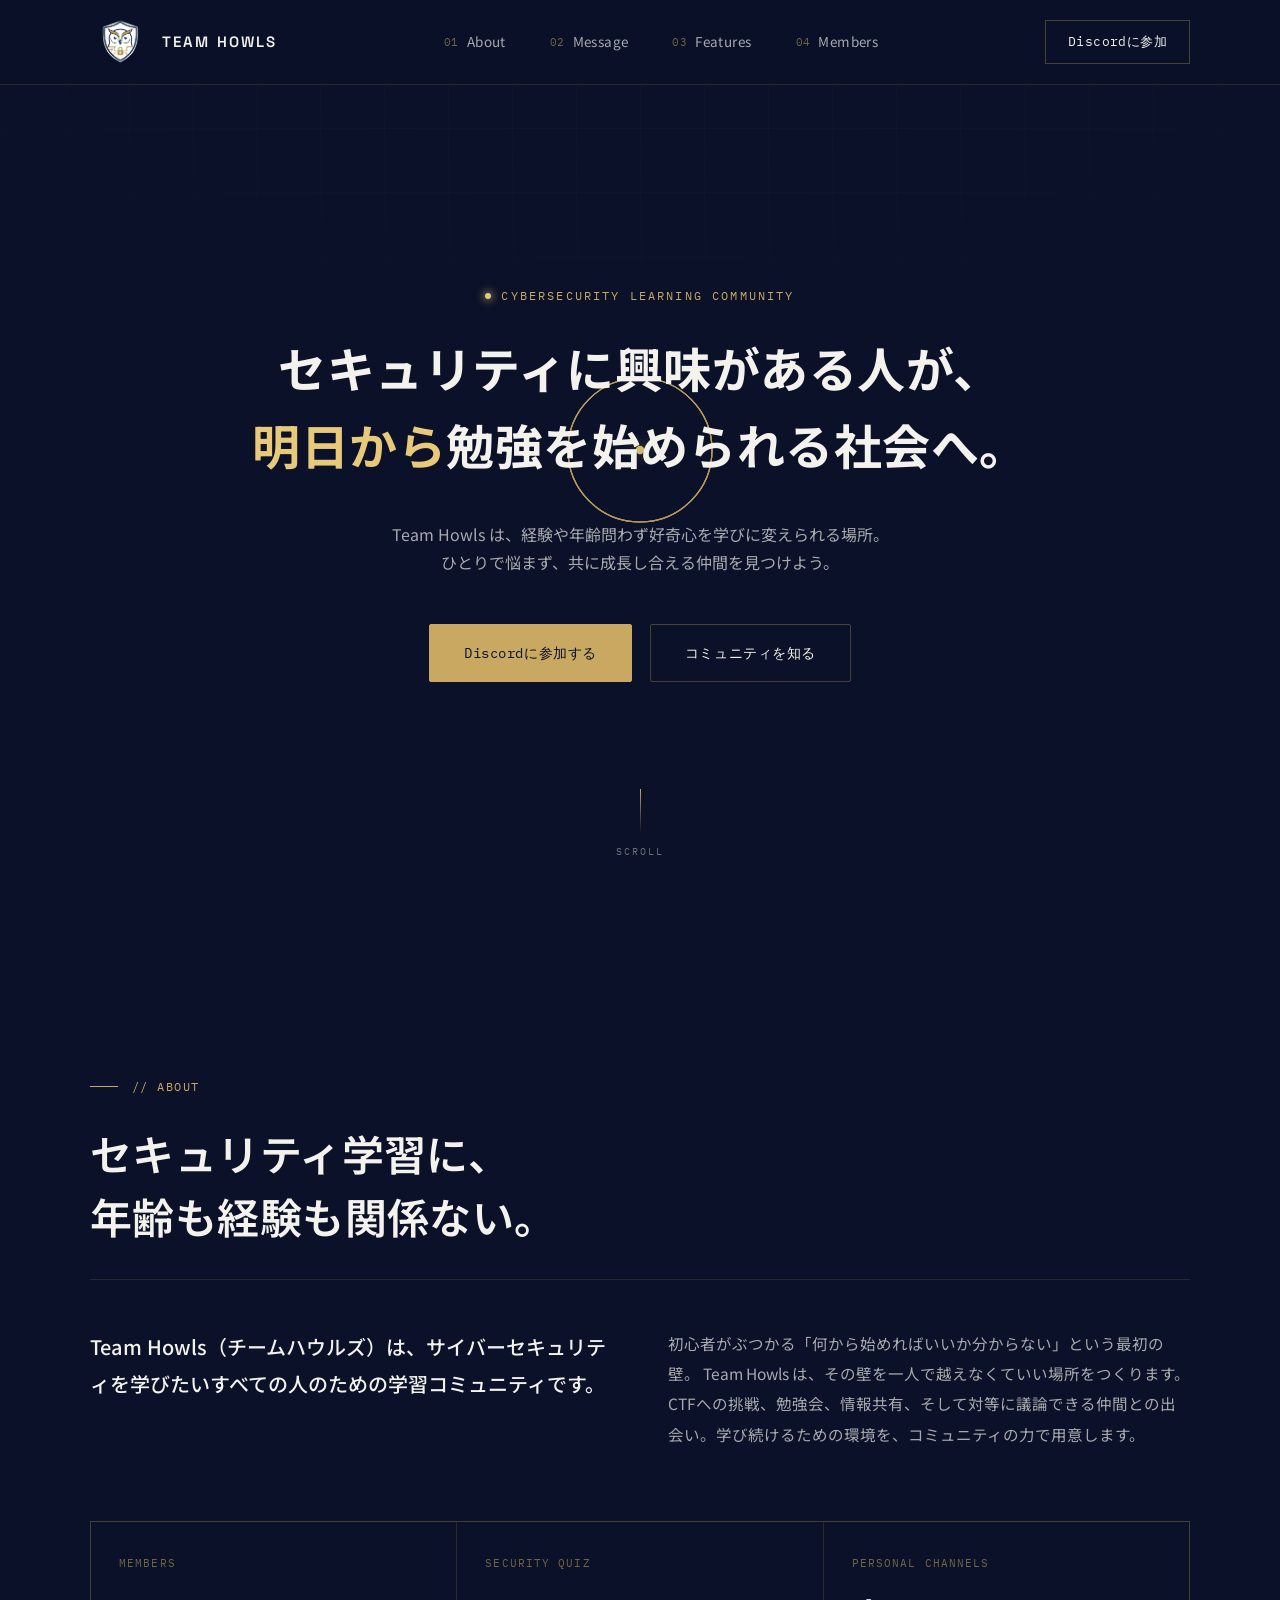
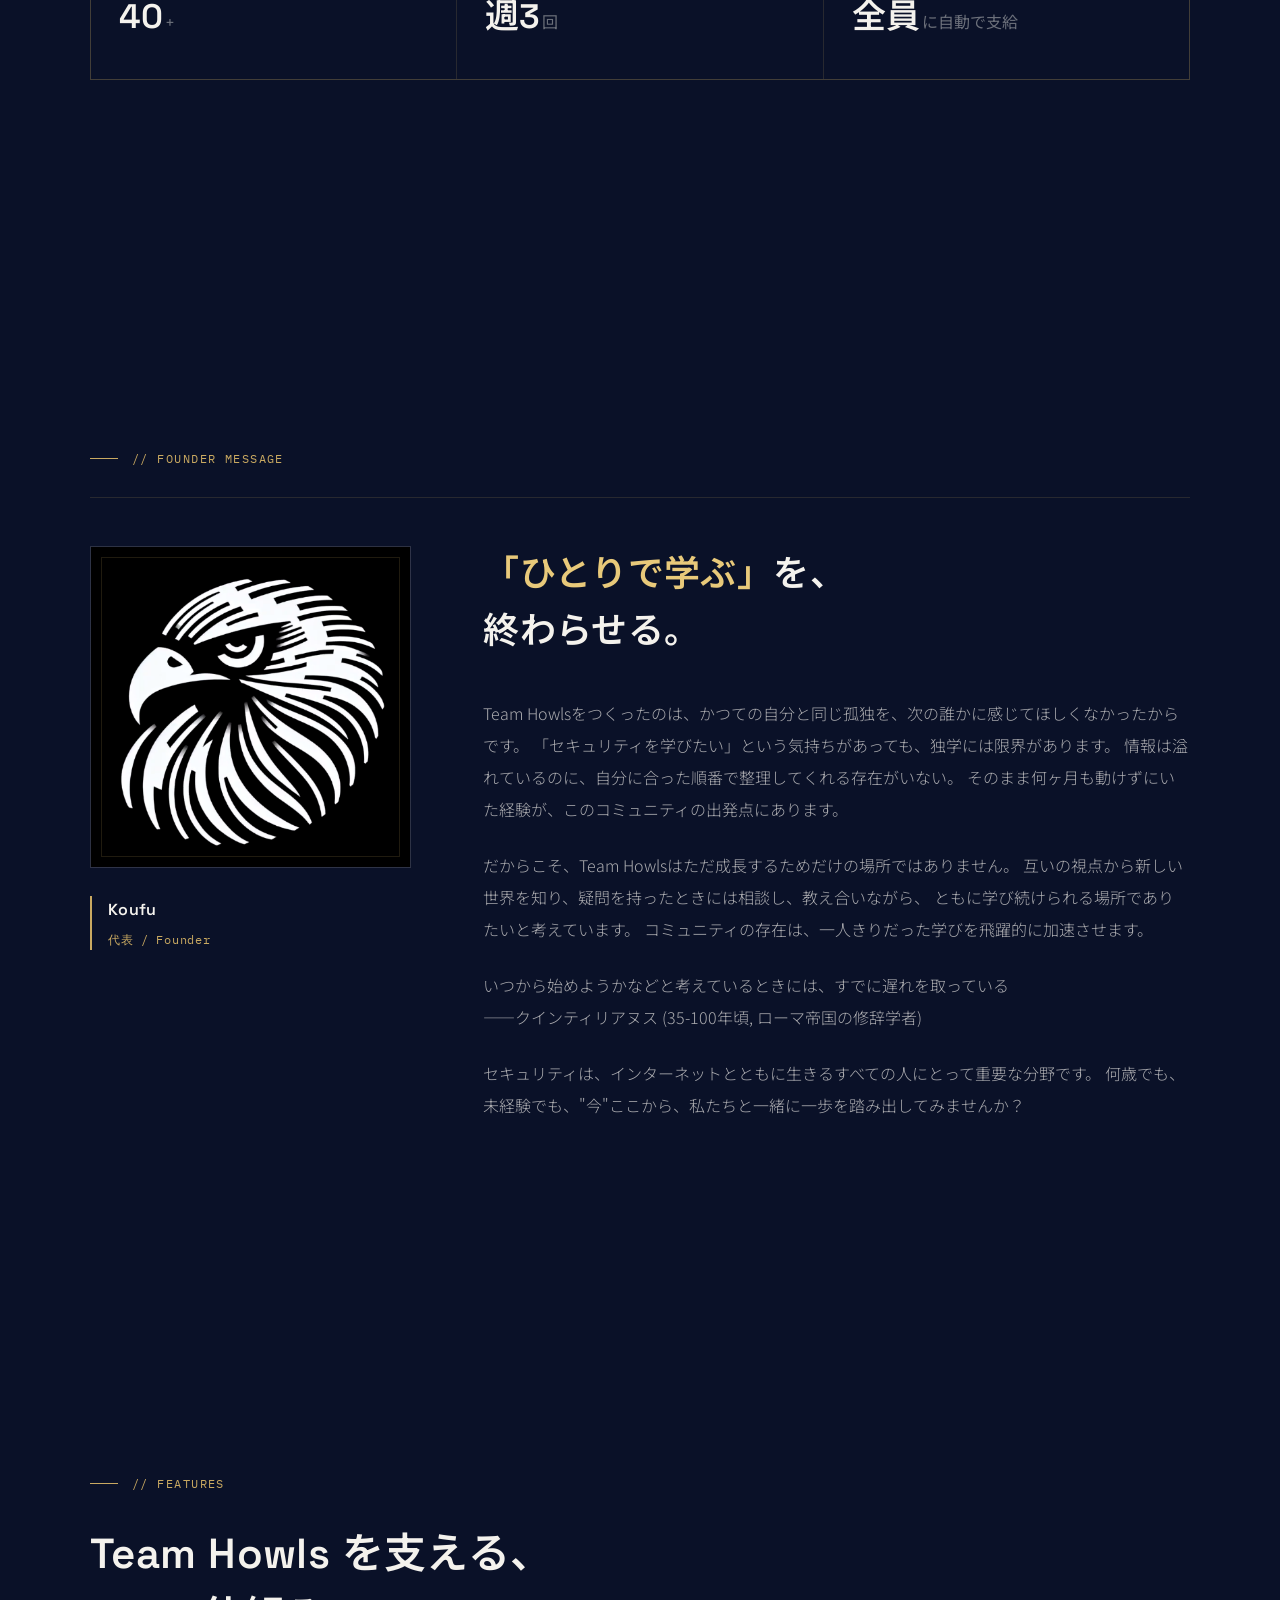
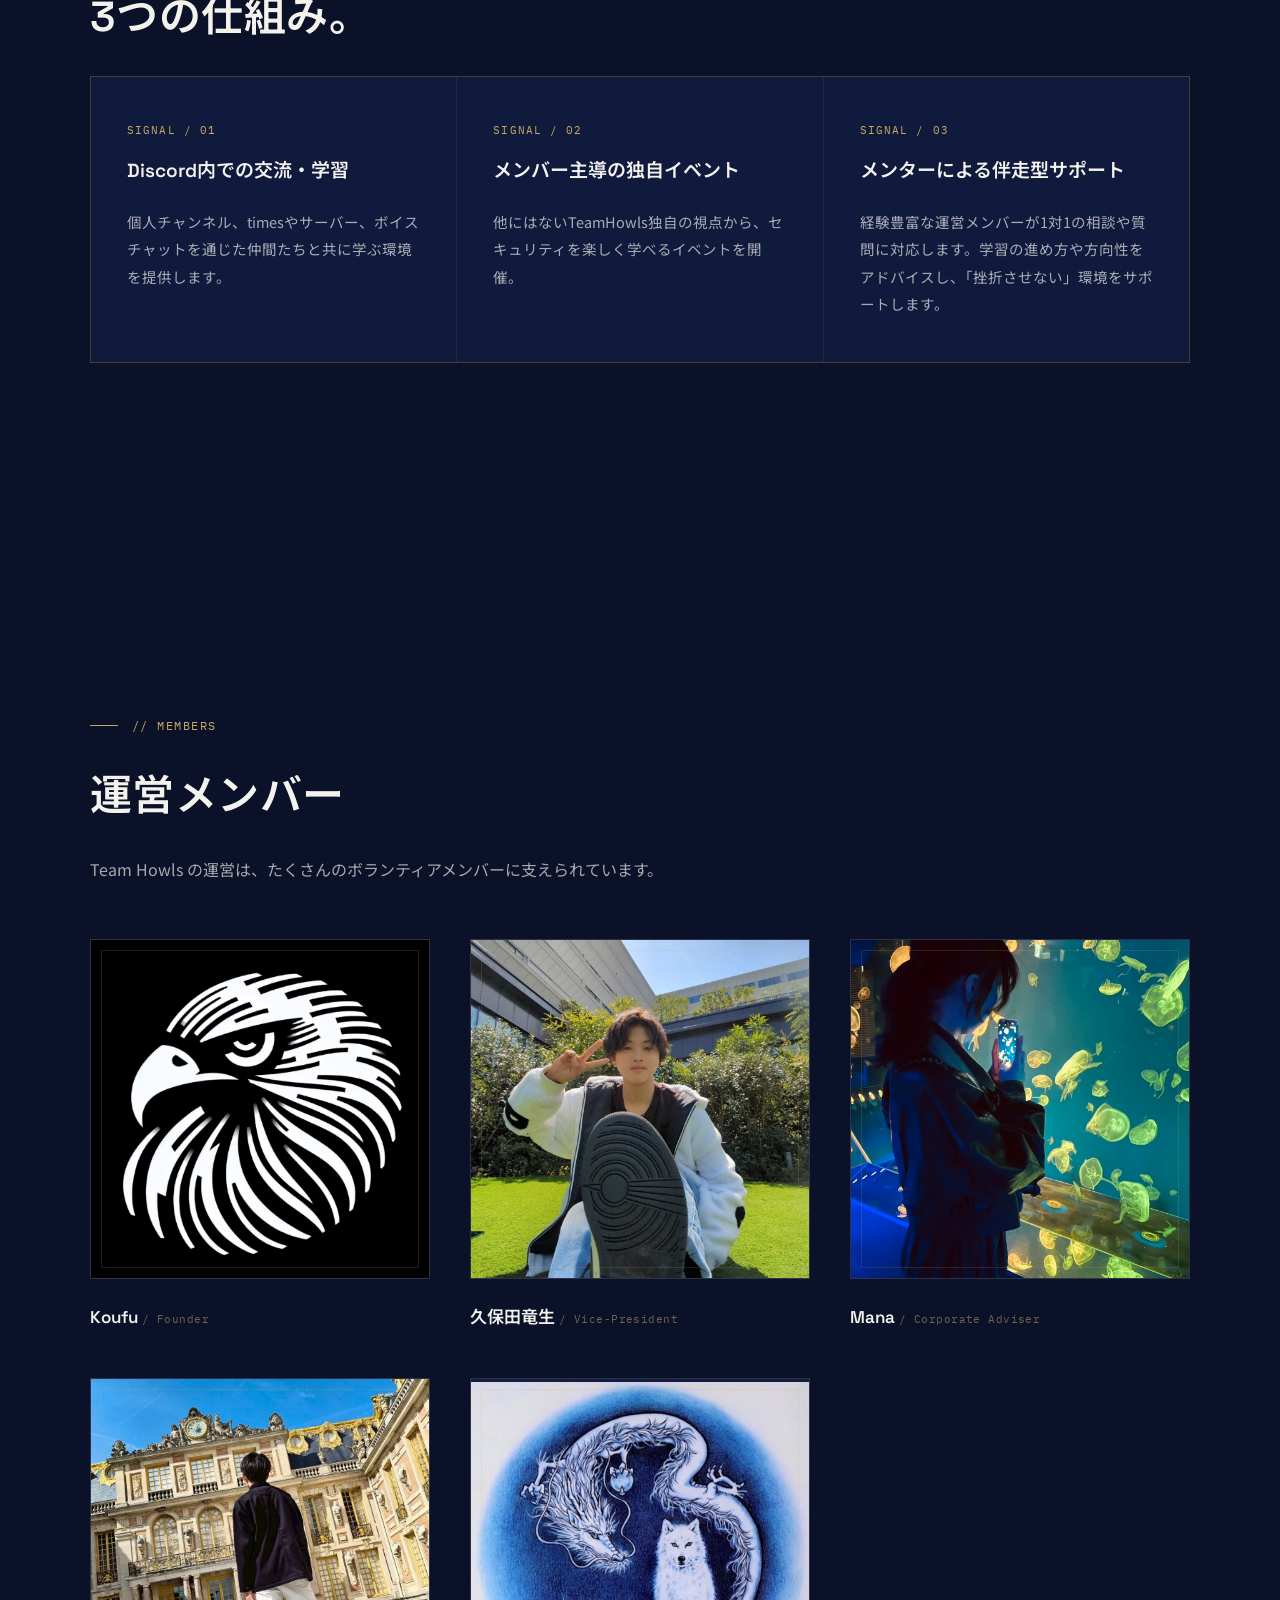
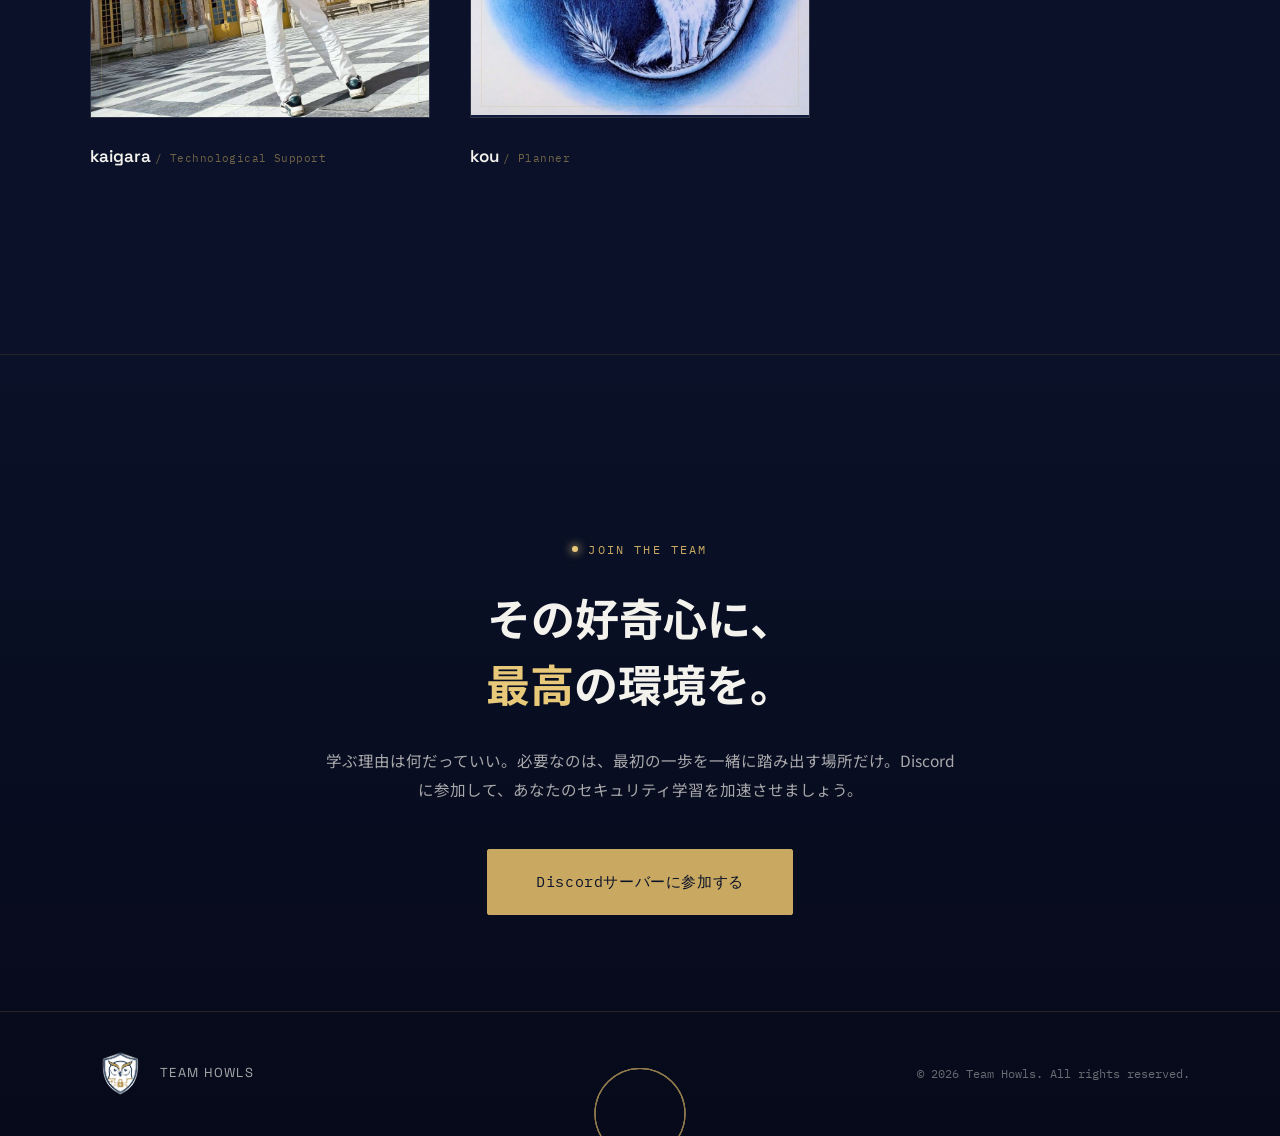
<file: index.html>
<!DOCTYPE html>
<html lang="ja">
  <head>
    <meta charset="UTF-8">
    <meta name="viewport" content="width=device-width, initial-scale=1.0">
    <title>Team Howls | サイバーセキュリティ学習コミュニティ</title>
    <link rel="preconnect" href="https://fonts.googleapis.com">
    <link rel="preconnect" href="https://fonts.gstatic.com" crossorigin>
    <link href="https://fonts.googleapis.com/css2?family=Space+Grotesk:wght@400;500;600;700&family=IBM+Plex+Mono:wght@400;500&family=Noto+Sans+JP:wght@300;400;500;700&display=swap" rel="stylesheet">
    <link rel="stylesheet" href="css/new.style.css">

    <link rel="icon" href="img/favicon.ico" sizes="any">
  </head>
  <!-- Google tag (gtag.js) -->
  <script async src="https://www.googletagmanager.com/gtag/js?id=G-6DGQQ2ZG3X"></script>
  <script>
    window.dataLayer = window.dataLayer || [];
    function gtag(){dataLayer.push(arguments);}
    gtag('js', new Date());

    gtag('config', 'G-6DGQQ2ZG3X');
  </script>
<body>

<div class="grid-overlay" aria-hidden="true"></div>

<!-- ============ HEADER ============ -->
<header class="site-header">
  <div class="header-inner">
    <a href="#top" class="logo">
      <span class="logo-mark" aria-hidden="true">
        <img src="img/howls_logo.png" alt="TeamHowls Logo">
      </span>
      <span class="logo-text">TEAM HOWLS</span>
    </a>

    <nav class="main-nav" aria-label="メインナビゲーション">
      <ul>
        <li><a href="#about"><span class="nav-index">01</span>About</a></li>
        <li><a href="#founder"><span class="nav-index">02</span>Message</a></li>
        <li><a href="#features"><span class="nav-index">03</span>Features</a></li>
        <li><a href="#members"><span class="nav-index">04</span>Members</a></li>
        <li class="nav-join"><a href="#join"><span class="nav-index">05</span>Join</a></li>
      </ul>
    </nav>

    <a href="#join" class="header-cta">Discordに参加</a>

    <button class="nav-toggle" aria-label="メニューを開く" aria-expanded="false">
      <span></span>
      <span></span>
      <span></span>
    </button>
  </div>
</header>

<!-- ============ HERO ============ -->
<section class="hero" id="top">
  <div class="hero-signal" aria-hidden="true">
    <svg viewBox="0 0 800 800" preserveAspectRatio="xMidYMid meet">
      <circle class="signal-ring r1" cx="400" cy="400" r="60" />
      <circle class="signal-ring r2" cx="400" cy="400" r="60" />
      <circle class="signal-ring r3" cx="400" cy="400" r="60" />
      <circle class="signal-core" cx="400" cy="400" r="3.5" />
    </svg>
  </div>

  <div class="hero-inner">
    <p class="eyebrow"><span class="eyebrow-dot"></span>CYBERSECURITY LEARNING COMMUNITY</p>
    <h1 class="hero-copy">
      セキュリティに興味がある人が、<br>
      <span class="accent-gold">明日から</span>勉強を始められる社会へ。
    </h1>
    <p class="hero-sub">
      Team Howls は、経験や年齢問わず好奇心を学びに変えられる場所。<br class="br-pc">
      ひとりで悩まず、共に成長し合える仲間を見つけよう。
    </p>
    <div class="hero-actions">
      <a href="#join" class="btn btn-primary">Discordに参加する</a>
      <a href="#about" class="btn btn-ghost">コミュニティを知る</a>
    </div>
  </div>

  <div class="hero-scroll" aria-hidden="true">
    <span class="scroll-line"></span>
    <span class="scroll-label">SCROLL</span>
  </div>
</section>

<!-- ============ ABOUT ============ -->
<section class="section about" id="about">
  <div class="section-inner">
    <div class="section-label">
      <span class="label-line"></span>
      <span class="label-text">// ABOUT</span>
    </div>

    <h2 class="section-title">
      セキュリティ学習に、<br>年齢も経験も関係ない。
    </h2>

    <div class="about-grid">
      <div class="about-lead">
        <p>
          Team Howls（チームハウルズ）は、サイバーセキュリティを学びたいすべての人のための学習コミュニティです。
        </p>
      </div>
      <div class="about-detail">
        <p>
          初心者がぶつかる「何から始めればいいか分からない」という最初の壁。
          Team Howls は、その壁を一人で越えなくていい場所をつくります。
          CTFへの挑戦、勉強会、情報共有、そして対等に議論できる仲間との出会い。学び続けるための環境を、コミュニティの力で用意します。
        </p>
      </div>
    </div>

    <dl class="about-stats">
      <div class="stat">
        <dt>MEMBERS</dt>
        <dd>40<span class="unit">+</span></dd>
      </div>
      <div class="stat">
        <dt>SECURITY QUIZ</dt>
        <dd>週3<span class="unit">回</span></dd>
      </div>
      <div class="stat">
        <dt>PERSONAL CHANNELS</dt>
        <dd>全員<span class="unit">に自動で支給</span></dd>
      </div>
    </dl>
  </div>
</section>

<!-- ============ FOUNDER MESSAGE ============ -->
<section class="section founder" id="founder">
  <div class="section-inner">

    <!-- セクションラベル（既存の // ABOUT スタイルに統一） -->
    <div class="section-label">
      <span class="label-line"></span>
      <span class="label-text">// FOUNDER MESSAGE</span>
    </div>

    <div class="founder-grid">

      <!-- 左カラム：写真 + 署名 -->
      <div class="founder-profile">
        <div class="founder-photo" aria-hidden="true">
          <span class="founder-photo-label">
            <img src="img/HP_koufu.png" alt="Koufu" class="founder-img">
          </span>
        </div>

        <!-- 署名ブロック（名前・役職を差し替えてください） -->
        <cite class="founder-cite">
          <span class="founder-name">Koufu</span>
          <span class="founder-title">代表 / Founder</span>
        </cite>

      </div>

      <!-- 右カラム：メッセージ本文 -->
      <div class="founder-content">

        <h2 class="founder-heading">
          <span class="accent-gold">「ひとりで学ぶ」</span>を、<br>終わらせる。
        </h2>

        <div class="founder-body">
          <p>
            Team Howlsをつくったのは、かつての自分と同じ孤独を、次の誰かに感じてほしくなかったからです。
            「セキュリティを学びたい」という気持ちがあっても、独学には限界があります。
            情報は溢れているのに、自分に合った順番で整理してくれる存在がいない。
            そのまま何ヶ月も動けずにいた経験が、このコミュニティの出発点にあります。
          </p>
          <p>
            だからこそ、Team Howlsはただ成長するためだけの場所ではありません。
            互いの視点から新しい世界を知り、疑問を持ったときには相談し、教え合いながら、
            ともに学び続けられる場所でありたいと考えています。
            コミュニティの存在は、一人きりだった学びを飛躍的に加速させます。
          </p>
          <p>いつから始めようかなどと考えているときには、すでに遅れを取っている<br>
――クインティリアヌス (35-100年頃, ローマ帝国の修辞学者)</p>
          <p>
            セキュリティは、インターネットとともに生きるすべての人にとって重要な分野です。
            何歳でも、未経験でも、"今"ここから、私たちと一緒に一歩を踏み出してみませんか？
          </p>
        </div>
      </div>
    </div>
  </div>
</section>

<!-- ============ FEATURES ============ -->
<section class="section features" id="features">
  <div class="section-inner">
    <div class="section-label">
      <span class="label-line"></span>
      <span class="label-text">// FEATURES</span>
    </div>

    <h2 class="section-title">
      Team Howls を支える、<br>3つの仕組み。
    </h2>

    <div class="feature-list">

      <article class="feature-card">
        <div class="feature-head">
          <span class="feature-tag">SIGNAL / 01</span>
          <h3>Discord内での交流・学習</h3>
        </div>
        <p>
          個人チャンネル、timesやサーバー、ボイスチャットを通じた仲間たちと共に学ぶ環境を提供します。
        </p>
      </article>

      <article class="feature-card">
        <div class="feature-head">
          <span class="feature-tag">SIGNAL / 02</span>
          <h3>メンバー主導の独自イベント</h3>
        </div>
        <p>
          他にはないTeamHowls独自の視点から、セキュリティを楽しく学べるイベントを開催。
        </p>
      </article>

      <article class="feature-card">
        <div class="feature-head">
          <span class="feature-tag">SIGNAL / 03</span>
          <h3>メンターによる伴走型サポート</h3>
        </div>
        <p>
          経験豊富な運営メンバーが1対1の相談や質問に対応します。学習の進め方や方向性をアドバイスし、「挫折させない」環境をサポートします。
        </p>
      </article>

    </div>
  </div>
</section>

<!-- ============ MEMBERS ============ -->
<section class="section members" id="members">
  <div class="section-inner">
    <div class="section-label">
      <span class="label-line"></span>
      <span class="label-text">// MEMBERS</span>
    </div>

    <h2 class="section-title">
      運営メンバー
    </h2>
    <p class="section-desc">
      Team Howls の運営は、たくさんのボランティアメンバーに支えられています。
    </p>

    <div class="member-grid">

      <article class="member-card">
        <div class="member-photo" aria-hidden="true">
          <span class="photo-placeholder">
            <img src="img/HP_koufu.png" alt="Koufu">
          </span>
        </div>
        <h3 class="member-name">Koufu <span class="member-en">/ Founder</span></h3>
        
       
      </article>

      <article class="member-card">
        <div class="member-photo" aria-hidden="true">
          <span class="photo-placeholder">
            <img src="img/HP_ryuki.png" alt="ryuki">
          </span>
        </div>
        <h3 class="member-name">久保田竜生 <span class="member-en">/ Vice-President</span></h3>
        
       
      </article>

      <article class="member-card">
        <div class="member-photo" aria-hidden="true">
          <span class="photo-placeholder">
            <img src="img/HP_mana.png" alt="Mana">
          </span>
        </div>
        <h3 class="member-name">Mana <span class="member-en">/ Corporate Adviser</span></h3>
        
        
      </article>

      <article class="member-card">
        <div class="member-photo" aria-hidden="true">
          <span class="photo-placeholder">
            <img src="img/HP_kaigara.png" alt="kaigara">
          </span>
        </div>
        <h3 class="member-name">kaigara <span class="member-en">/ Technological Support</span></h3>
        
        
      </article>

      <article class="member-card">
        <div class="member-photo" aria-hidden="true">
          <span class="photo-placeholder">
            <img src="img/HP_kou.png" alt="kou">
          </span>
        </div>
        <h3 class="member-name">kou <span class="member-en">/ Planner</span></h3>
       
      </article>

    </div>
  </div>
</section>

<!-- ============ CTA / FOOTER ============ -->
<footer class="cta-footer" id="join">
  <div class="cta-signal" aria-hidden="true">
    <svg viewBox="0 0 800 400" preserveAspectRatio="xMidYMid meet">
      <circle class="signal-ring r1" cx="400" cy="380" r="40" />
      <circle class="signal-ring r2" cx="400" cy="380" r="40" />
      <circle class="signal-ring r3" cx="400" cy="380" r="40" />
    </svg>
  </div>

  <div class="cta-inner">
    <p class="eyebrow"><span class="eyebrow-dot"></span>JOIN THE TEAM</p>
    <h2 class="cta-title">
      その好奇心に、<br>
      <span class="accent-gold">最高</span>の環境を。
    </h2>
    <p class="cta-desc">
      学ぶ理由は何だっていい。必要なのは、最初の一歩を一緒に踏み出す場所だけ。Discordに参加して、あなたのセキュリティ学習を加速させましょう。
    </p>
    <a href="https://discord.gg/rrkC6AbZeg" target="_blank" rel="noopener noreferrer" class="btn btn-primary btn-large">Discordサーバーに参加する</a>
  </div>

  <div class="footer-bottom">
    <div class="footer-bottom-inner">
      <div class="footer-logo">
        <span class="logo-mark" aria-hidden="true">
          <img src="img/howls_logo.png" alt="TeamHowls Logo">
        </span>
        <span>TEAM HOWLS</span>
      </div>

      <p class="footer-copy">© 2026 Team Howls. All rights reserved.</p>
    </div>
  </div>
</footer>
<script>
  const navToggle = document.querySelector('.nav-toggle');
  const mainNav = document.querySelector('.main-nav');

  // ハンバーガーメニューをクリックした時の処理
  navToggle.addEventListener('click', () => {
    mainNav.classList.toggle('is-active');
    navToggle.classList.toggle('is-active');
  });
</script>
</body>
</html>
</file>
<file: css/new.style.css>
/* =====================================================
   Team Howls — Stylesheet
   Theme: deep navy + refined gold / corporate-cyber
   ===================================================== */

:root {
  --navy-deep: #0A1128;
  --navy-mid: #0F1A3D;
  --navy-card: #121d44;
  --gold: #C9A961;
  --gold-bright: #E8C97A;
  --gold-dim: rgba(201, 169, 97, 0.55);
  --line: rgba(201, 169, 97, 0.16);
  --line-strong: rgba(201, 169, 97, 0.32);
  --white: #F4F2ED;
  --white-dim: rgba(244, 242, 237, 0.68);
  --white-faint: rgba(244, 242, 237, 0.42);

  --font-display: "Space Grotesk", "Noto Sans JP", sans-serif;
  --font-body: "Noto Sans JP", "Space Grotesk", sans-serif;
  --font-mono: "IBM Plex Mono", monospace;

  --max-width: 1180px;
  --section-pad: clamp(96px, 14vw, 176px);
}

/* ---------- Reset ---------- */
*, *::before, *::after { box-sizing: border-box; }
html { scroll-behavior: smooth; }

body {
  margin: 0;
  background: var(--navy-deep);
  color: var(--white);
  font-family: var(--font-body);
  font-weight: 400;
  line-height: 1.75;
  -webkit-font-smoothing: antialiased;
  overflow-x: hidden;
}

h1, h2, h3, h4 { margin: 0; font-family: var(--font-display); }
p { margin: 0; }
ul { margin: 0; padding: 0; list-style: none; }
a { color: inherit; text-decoration: none; }
img { max-width: 100%; display: block; }
button { font-family: inherit; background: none; border: none; cursor: pointer; }

::selection { background: var(--gold-dim); color: var(--navy-deep); }

:focus-visible {
  outline: 1.5px solid var(--gold-bright);
  outline-offset: 4px;
}

/* ---------- Background grid texture ---------- */
.grid-overlay {
  position: fixed;
  inset: 0;
  z-index: 0;
  pointer-events: none;
  background-image:
    linear-gradient(rgba(201, 169, 97, 0.045) 1px, transparent 1px),
    linear-gradient(90deg, rgba(201, 169, 97, 0.045) 1px, transparent 1px);
  background-size: 64px 64px;
  mask-image: radial-gradient(ellipse 100% 60% at 50% 0%, rgba(0,0,0,0.9), transparent 85%);
}

/* ---------- Shared layout helpers ---------- */
.section-inner {
  max-width: var(--max-width);
  margin: 0 auto;
  padding: 0 40px;
  position: relative;
  z-index: 1;
}

.section { padding: var(--section-pad) 0; position: relative; }

.section-label {
  display: flex;
  align-items: center;
  gap: 14px;
  margin-bottom: 28px;
}
.label-line {
  width: 28px;
  height: 1px;
  background: var(--gold);
}
.label-text {
  font-family: var(--font-mono);
  font-size: 12px;
  letter-spacing: 0.12em;
  color: var(--gold);
}

.section-title {
  font-size: clamp(28px, 4vw, 42px);
  font-weight: 600;
  letter-spacing: 0.01em;
  line-height: 1.5;
  color: var(--white);
  margin-bottom: 28px;
}

.section-desc {
  max-width: 640px;
  color: var(--white-dim);
  font-size: 16px;
  margin-bottom: 56px;
}

.accent-gold { color: var(--gold-bright); }

.eyebrow {
  display: inline-flex;
  align-items: center;
  gap: 10px;
  font-family: var(--font-mono);
  font-size: 12px;
  letter-spacing: 0.18em;
  color: var(--gold);
  margin-bottom: 28px;
}
.eyebrow-dot {
  width: 6px;
  height: 6px;
  border-radius: 50%;
  background: var(--gold-bright);
  box-shadow: 0 0 8px 2px rgba(232, 201, 122, 0.55);
}

/* ---------- Buttons ---------- */
.btn {
  display: inline-flex;
  align-items: center;
  justify-content: center;
  padding: 16px 34px;
  font-size: 14px;
  font-family: var(--font-mono);
  letter-spacing: 0.04em;
  border-radius: 2px;
  transition: border-color 0.25s ease, background 0.25s ease, color 0.25s ease, transform 0.25s ease;
}

.btn-primary {
  background: var(--gold);
  color: var(--navy-deep);
  border: 1px solid var(--gold);
}
.btn-primary:hover {
  background: var(--gold-bright);
  border-color: var(--gold-bright);
  transform: translateY(-1px);
}

.btn-ghost {
  border: 1px solid var(--line-strong);
  color: var(--white);
}
.btn-ghost:hover {
  border-color: var(--gold);
  color: var(--gold-bright);
}

.btn-large {
  padding: 19px 48px;
  font-size: 15px;
}

/* =====================================================
   HEADER
   ===================================================== */
.site-header {
  position: fixed;
  top: 0;
  left: 0;
  right: 0;
  z-index: 50;
  background: rgba(10, 17, 40, 0.78);
  backdrop-filter: blur(10px);
  border-bottom: 1px solid var(--line);
}

.header-inner {
  max-width: var(--max-width);
  margin: 0 auto;
  padding: 0 40px;
  height: 84px;
  display: flex;
  align-items: center;
  justify-content: space-between;
  gap: 32px;
}

.logo {
  display: flex;
  align-items: center;
  gap: 12px;
  color: var(--white);
}

.logo-mark { 
  width: 60px;
  height: 60px;
  color: var(--gold); 
  display: inline-flex; 
}

.logo-text {
  font-family: var(--font-display);
  font-weight: 600;
  font-size: 15px;
  letter-spacing: 0.14em;
}

.main-nav { flex: 1; display: flex; justify-content: center; }
.main-nav ul { display: flex; gap: 44px; }
.main-nav a {
  display: flex;
  align-items: center;
  gap: 8px;
  font-size: 13.5px;
  letter-spacing: 0.03em;
  color: var(--white-dim);
  transition: color 0.2s ease;
}
.main-nav a:hover { color: var(--gold-bright); }
.nav-index {
  font-family: var(--font-mono);
  font-size: 10.5px;
  color: var(--gold-dim);
}

.header-cta {
  border: 1px solid var(--line-strong);
  padding: 10px 22px;
  font-size: 13px;
  font-family: var(--font-mono);
  letter-spacing: 0.03em;
  white-space: nowrap;
  transition: border-color 0.2s ease, color 0.2s ease;
}
.header-cta:hover { border-color: var(--gold); color: var(--gold-bright); }

/* PCでは非表示 */
.main-nav .nav-join { display: none; }

.nav-toggle {
  display: none;
  flex-direction: column;
  gap: 5px;
  padding: 8px;
}
.nav-toggle span {
  width: 22px;
  height: 1px;
  background: var(--white);
}

/* =====================================================
   HERO
   ===================================================== */
.hero {
  position: relative;
  min-height: 100vh;
  display: flex;
  align-items: center;
  justify-content: center;
  padding: 140px 40px 80px;
  overflow: hidden;
}

.hero-signal {
  position: absolute;
  inset: 0;
  display: flex;
  align-items: center;
  justify-content: center;
  z-index: 0;
  opacity: 0.9;
}
.hero-signal svg {
  width: min(960px, 130vw);
  height: auto;
}

.signal-ring {
  fill: none;
  stroke: var(--gold);
  stroke-width: 1;
  transform-origin: center;
}
.signal-core {
  fill: var(--gold-bright);
  filter: drop-shadow(0 0 6px rgba(232, 201, 122, 0.8));
}

.r1 { animation: howl-pulse 6s ease-out infinite; }
.r2 { animation: howl-pulse 6s ease-out infinite; animation-delay: 2s; }
.r3 { animation: howl-pulse 6s ease-out infinite; animation-delay: 4s; }

@keyframes howl-pulse {
  0%   { r: 50px;  opacity: 0.55; stroke-width: 1.2; }
  70%  { opacity: 0.08; }
  100% { r: 380px; opacity: 0; stroke-width: 0.4; }
}

.hero-inner {
  position: relative;
  z-index: 1;
  max-width: 880px;
  text-align: center;
}

.hero-copy {
  font-size: clamp(28px, 5vw, 48px);
  font-weight: 700;
  line-height: 1.6;
  letter-spacing: 0.01em;
  color: var(--white);
  margin-bottom: 32px;
}

.hero-sub {
  font-size: 16px;
  color: var(--white-dim);
  max-width: 560px;
  margin: 0 auto 48px;
}

.hero-actions {
  display: flex;
  gap: 18px;
  justify-content: center;
  flex-wrap: wrap;
}

.hero-scroll {
  position: absolute;
  bottom: 40px;
  left: 50%;
  transform: translateX(-50%);
  display: flex;
  flex-direction: column;
  align-items: center;
  gap: 10px;
  z-index: 1;
}
.scroll-line {
  width: 1px;
  height: 44px;
  background: linear-gradient(to bottom, var(--gold), transparent);
}
.scroll-label {
  font-family: var(--font-mono);
  font-size: 10px;
  letter-spacing: 0.2em;
  color: var(--white-faint);
}

/* =====================================================
   ABOUT
   ===================================================== */
.about-grid {
  display: grid;
  grid-template-columns: 1fr 1fr;
  gap: 56px;
  margin-bottom: 72px;
  padding-top: 8px;
  border-top: 1px solid var(--line);
  padding-top: 48px;
}

.about-lead p {
  font-size: 20px;
  font-weight: 500;
  color: var(--white);
  line-height: 1.85;
}

.about-detail p {
  font-size: 15.5px;
  color: var(--white-dim);
  line-height: 1.95;
}

.about-stats {
  display: grid;
  grid-template-columns: repeat(3, 1fr);
  gap: 1px;
  background: var(--line);
  border: 1px solid var(--line);
}
.stat {
  background: var(--navy-deep);
  padding: 32px 28px;
}
.stat dt {
  font-family: var(--font-mono);
  font-size: 11px;
  letter-spacing: 0.1em;
  color: var(--gold-dim);
  margin-bottom: 14px;
}
.stat dd {
  margin: 0;
  font-family: var(--font-display);
  font-size: clamp(26px, 3vw, 34px);
  font-weight: 600;
  color: var(--white);
}
.stat .unit {
  font-size: 16px;
  color: var(--white-faint);
  margin-left: 2px;
  font-weight: 400;
}

/* =====================================================
   FEATURES
   ===================================================== */
.feature-list {
  display: grid;
  grid-template-columns: repeat(3, 1fr);
  gap: 1px;
  background: var(--line);
  border: 1px solid var(--line);
}

.feature-card {
  background: var(--navy-mid);
  padding: 44px 36px;
  transition: background 0.3s ease;
}
.feature-card:hover { background: var(--navy-card); }

.feature-head { margin-bottom: 22px; }

.feature-tag {
  display: block;
  font-family: var(--font-mono);
  font-size: 11px;
  letter-spacing: 0.1em;
  color: var(--gold);
  margin-bottom: 16px;
}

.feature-card h3 {
  font-size: 19px;
  font-weight: 600;
  color: var(--white);
  line-height: 1.55;
}

.feature-card p {
  font-size: 14.5px;
  color: var(--white-dim);
  line-height: 1.9;
}

/* =====================================================
   MEMBERS
   ===================================================== */
.member-grid {
  display: grid;
  grid-template-columns: repeat(3, 1fr);
  gap: 40px;
}

.member-card { display: flex; flex-direction: column; }

.member-photo {
  width: 100%;
  aspect-ratio: 1 / 1;
  background: linear-gradient(155deg, var(--navy-card), var(--navy-mid));
  border: 1px solid var(--line);
  display: flex;
  align-items: center;
  justify-content: center;
  margin-bottom: 24px;
  position: relative;
  overflow: hidden;
}

.member-photo img {
  width: 100%;
  height: 100%;
  object-fit: cover;
  object-position: center top;
}

.member-photo::before {
  content: "";
  position: absolute;
  inset: 10px;
  border: 1px solid var(--line);
}

.photo-placeholder {
  font-family: var(--font-mono);
  font-size: 11px;
  letter-spacing: 0.15em;
  color: var(--white-faint);
}

.member-name {
  font-size: 17px;
  font-weight: 600;
  color: var(--white);
  margin-bottom: 6px;
}

.member-en {
  font-family: var(--font-mono);
  font-size: 11px;
  font-weight: 400;
  color: var(--gold-dim);
  letter-spacing: 0.04em;
}

.member-role {
  font-family: var(--font-mono);
  font-size: 12px;
  color: var(--gold);
  margin-bottom: 14px;
  letter-spacing: 0.02em;
}

.member-bio {
  font-size: 14px;
  color: var(--white-dim);
  line-height: 1.9;
}

/* =====================================================
   CTA / FOOTER
   ===================================================== */
.cta-footer {
  position: relative;
  background: linear-gradient(180deg, var(--navy-deep) 0%, #060a1a 100%);
  border-top: 1px solid var(--line);
  overflow: hidden;
}

.cta-signal {
  position: absolute;
  inset: 0;
  display: flex;
  align-items: flex-end;
  justify-content: center;
  z-index: 0;
  opacity: 0.7;
}
.cta-signal svg { width: min(900px, 140vw); height: auto; }

.cta-inner {
  position: relative;
  z-index: 1;
  max-width: 720px;
  margin: 0 auto;
  padding: var(--section-pad) 40px 96px;
  text-align: center;
}

.cta-title {
  font-size: clamp(28px, 4.4vw, 44px);
  font-weight: 700;
  line-height: 1.5;
  color: var(--white);
  margin-bottom: 26px;
}

.cta-desc {
  font-size: 15.5px;
  color: var(--white-dim);
  margin-bottom: 44px;
  line-height: 1.9;
}

.footer-bottom {
  position: relative;
  z-index: 1;
  border-top: 1px solid var(--line);
}
.footer-bottom-inner {
  max-width: var(--max-width);
  margin: 0 auto;
  padding: 32px 40px;
  display: flex;
  align-items: center;
  justify-content: space-between;
  gap: 24px;
  flex-wrap: wrap;
}

.footer-logo {
  display: flex;
  align-items: center;
  gap: 10px;
  font-family: var(--font-display);
  font-size: 13px;
  letter-spacing: 0.1em;
  color: var(--white-dim);
}
.footer-logo .logo-mark { color: var(--gold-dim); }

.footer-nav { display: flex; gap: 28px; }
.footer-nav a {
  font-size: 13px;
  color: var(--white-faint);
  transition: color 0.2s ease;
}
.footer-nav a:hover { color: var(--gold-bright); }

.footer-copy {
  font-family: var(--font-mono);
  font-size: 11.5px;
  color: var(--white-faint);
}

/* =====================================================
   RESPONSIVE
   ===================================================== */
@media (max-width: 980px) {
  .about-grid { grid-template-columns: 1fr; gap: 28px; }
  .feature-list { grid-template-columns: 1fr; }
  .member-grid { grid-template-columns: 1fr; gap: 48px; max-width: 360px; margin: 0 auto; }
  .about-stats { grid-template-columns: 1fr; }
}

@media (max-width: 860px) {
  .main-nav { display: none; }
  .main-nav.is-active {
    display: block;
    position: absolute;
    top: 84px;
    left: 0;
    width: 100%;
    background: rgba(10,17,40,.98);
    border-top: 1px solid var(--line);
  }

  .main-nav.is-active ul {
    display: flex;
    flex-direction: column;
    gap: 0;
  }

  .main-nav.is-active li {
    border-bottom: 1px solid var(--line);
  }

  .main-nav.is-active a {
    display: block;
    padding: 18px 24px;
  }

  .header-cta { display: none; }

  .main-nav .nav-join { display: list-item; }

  .nav-toggle { display: flex; }

  .nav-toggle.is-active span:nth-child(1) {
    transform: translateY(6px) rotate(45deg);
  }
  .nav-toggle.is-active span:nth-child(2) {
    opacity: 0;
  }
  .nav-toggle.is-active span:nth-child(3) {
    transform: translateY(-6px) rotate(-45deg);
  }

  .nav-toggle span{
    transition: transform .3s, opacity .3s;
  }

  .header-inner { justify-content: space-between; }
}

@media (max-width: 600px) {
  .section-inner { padding: 0 24px; }
  .header-inner { padding: 0 24px; }
  .hero { padding: 120px 24px 72px; }
  .hero-actions { flex-direction: column; width: 100%; }
  .hero-actions .btn { width: 100%; }
  .footer-bottom-inner { flex-direction: column; text-align: center; }
  .cta-inner { padding: var(--section-pad) 24px 72px; }
}

/* ---------- Reduced motion ---------- */
@media (prefers-reduced-motion: reduce) {
  html { scroll-behavior: auto; }
  .signal-ring { animation: none; opacity: 0.25; }
}

/* =====================================================
   FOUNDER MESSAGE
   代表メッセージセクション
   ===================================================== */

/* 2カラムグリッド：PC = 写真側(1) + 本文側(2.2)、モバイル = 縦積み */
.founder-grid {
  display: grid;
  grid-template-columns: 1fr 2.2fr;
  gap: 72px;
  align-items: start;
  border-top: 1px solid var(--line);
  padding-top: 48px;
}

/* ---- 左カラム：写真 + 署名 ---- */
.founder-profile {
  display: flex;
  flex-direction: column;
  gap: 28px;
  position: sticky;   /* スクロール時に写真が追従（PCのみ） */
  top: 120px;
}

/* 写真プレースホルダー */
.founder-photo {
  width: 100%;
  aspect-ratio: 1 / 1;         /* 縦長の人物写真比率 */
  background: linear-gradient(155deg, var(--navy-card), var(--navy-mid));
  border: 1px solid var(--line);
  display: flex;
  align-items: center;
  justify-content: center;
  position: relative;
}
/* 内枠の装飾線（member-cardと統一） */
.founder-photo::before {
  content: "";
  position: absolute;
  inset: 10px;
  border: 1px solid var(--line);
}
.founder-photo-label {
  font-family: var(--font-mono);
  font-size: 11px;
  letter-spacing: 0.15em;
  color: var(--white-faint);
}

/* 署名ブロック */
.founder-cite {
  font-style: normal;
  display: flex;
  flex-direction: column;
  gap: 6px;
  border-left: 2px solid var(--gold);
  padding-left: 16px;
}
.founder-name {
  font-family: var(--font-display);
  font-size: 16px;
  font-weight: 600;
  color: var(--white);
  letter-spacing: 0.02em;
}
.founder-title {
  font-family: var(--font-mono);
  font-size: 11.5px;
  letter-spacing: 0.06em;
  color: var(--gold);
}

/* ---- 右カラム：本文 ---- */
.founder-content {
  display: flex;
  flex-direction: column;
  gap: 36px;
}

/* セクション内見出し（hero-copy より小さく、落ち着いたトーン） */
.founder-heading {
  font-size: clamp(24px, 3.2vw, 36px);
  font-weight: 600;
  line-height: 1.6;
  letter-spacing: 0.01em;
  color: var(--white);
}

/* 本文エリア：段落間隔・行間を読みやすく設定 */
.founder-body {
  display: flex;
  flex-direction: column;
  gap: 24px;   /* 段落間の余白 */
}
.founder-body p {
  font-size: 16px;
  line-height: 2.0;    /* 読み疲れしない行間 */
  color: var(--white-dim);
  font-weight: 300;
}

/* スクロールフェードイン
   JS不要・CSSアニメーションのみで控えめなフェードを実現
   （Intersection Observer でクラスを付与する場合はここを参照） */
.founder-grid {
  animation: founder-fadein 0.9s ease both;
  animation-play-state: running;
}
@keyframes founder-fadein {
  from { opacity: 0; transform: translateY(18px); }
  to   { opacity: 1; transform: translateY(0); }
}

/* prefers-reduced-motion：アニメーション無効化 */
@media (prefers-reduced-motion: reduce) {
  .founder-grid { animation: none; }
}

/* ---- レスポンシブ：980px以下で縦積みに ---- */
@media (max-width: 980px) {
  .founder-grid {
    grid-template-columns: 1fr;
    gap: 44px;
  }
  /* モバイルでは写真を正方形寄りに */
  .founder-photo,
  .founder-img {
    aspect-ratio: 4 / 3;
    max-height: 320px;
  }
  /* sticky解除（縦積み時は不要） */
  .founder-profile {
    position: static;
    flex-direction: row;    /*モバイルでは写真と署名を横並び */
    align-items: flex-end;
    gap: 24px;
  }
  .founder-photo,
  .founder-img {
    width: min(320px, 100%);
    aspect-ratio: 1 / 1;   /* モバイル小サイズは正方形 */
    max-height: none;
  }
}

@media (max-width: 600px) {
  .founder-profile {
    flex-direction: column;   /* 極小画面では再び縦積み */
    align-items: flex-start;
  }
  .founder-photo,
  .founder-img {
    width: 100%;
    min-width: unset;
    aspect-ratio: 3 / 2;
  }
  .founder-body p {
    font-size: 15px;
  }
}
</file>
